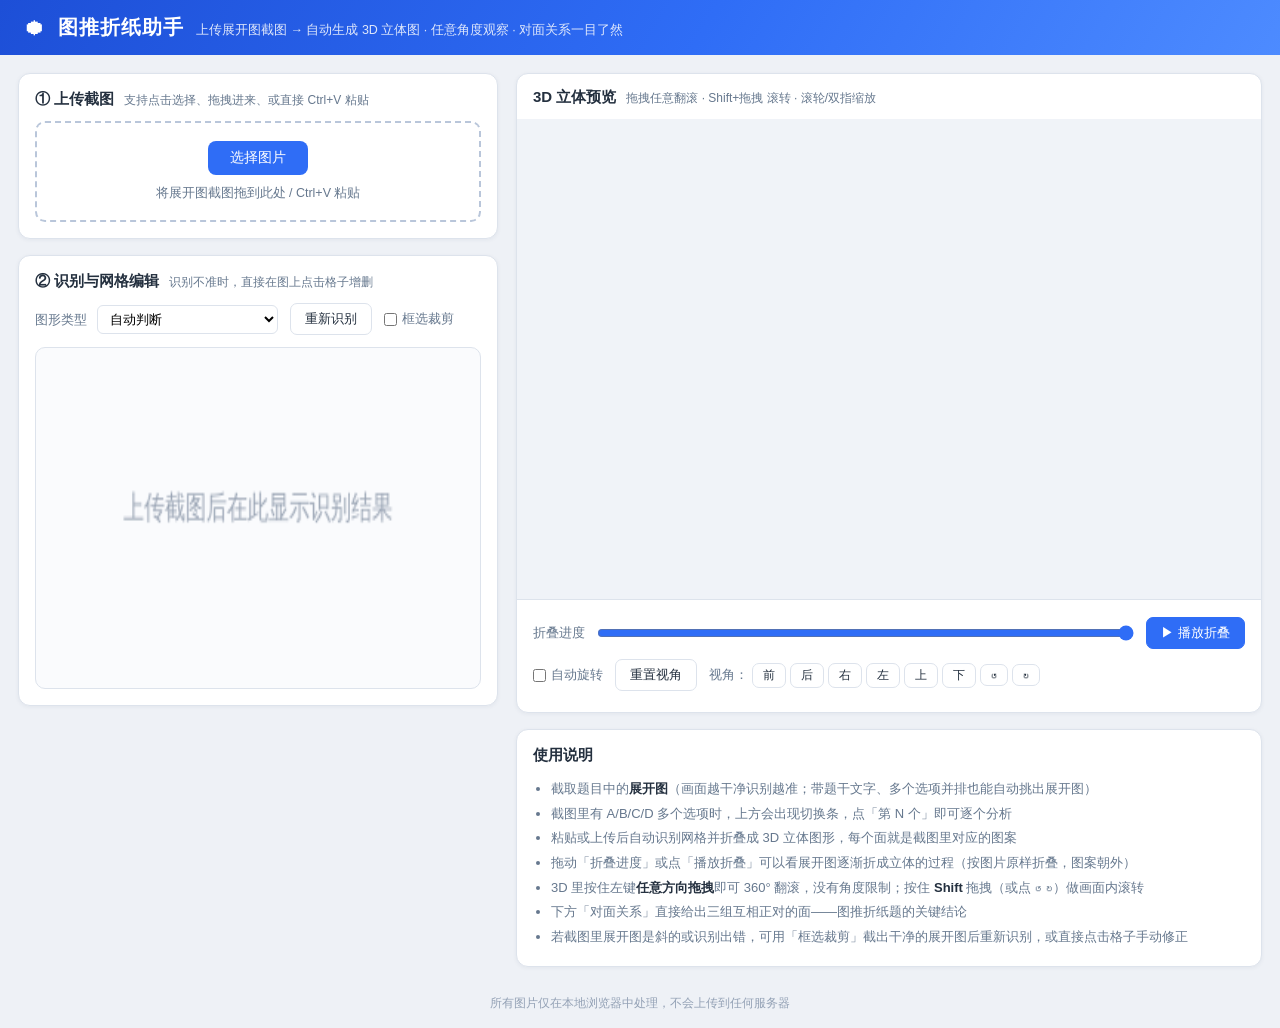
<file: index.html>
<!DOCTYPE html>
<html lang="zh-CN">
<head>
  <meta charset="UTF-8">
  <meta name="viewport" content="width=device-width, initial-scale=1.0">
  <title>图推折纸助手 · 展开图立体预览</title>
  <link rel="stylesheet" href="css/style.css">
</head>
<body>
  <header class="topbar">
    <div class="brand">
      <span class="logo">⬢</span>
      <h1>图推折纸助手</h1>
      <span class="sub">上传展开图截图 → 自动生成 3D 立体图 · 任意角度观察 · 对面关系一目了然</span>
    </div>
  </header>

  <main class="layout">
    <!-- 左列：上传与网格编辑 -->
    <section class="col-left">
      <div class="card">
        <div class="card-title">① 上传截图
          <span class="tip">支持点击选择、拖拽进来、或直接 Ctrl+V 粘贴</span>
        </div>
        <div id="dropZone" class="drop-zone">
          <label class="upload-btn">
            选择图片
            <input type="file" id="fileInput" accept="image/*" hidden>
          </label>
          <div class="drop-hint">将展开图截图拖到此处 / Ctrl+V 粘贴</div>
        </div>
        <div id="detectMsg" class="detect-msg"></div>
      </div>

      <div class="card">
        <div class="card-title">② 识别与网格编辑
          <span class="tip">识别不准时，直接在图上点击格子增删</span>
        </div>
        <div class="toolbar">
          <label>图形类型
            <select id="modeSel">
              <option value="auto" selected>自动判断</option>
              <option value="square">正方体（四边形展开图）</option>
              <option value="tri">四面体（三角形展开图）</option>
            </select>
          </label>
          <button id="redetect" class="btn">重新识别</button>
          <label class="chk"><input type="checkbox" id="cropMode"> 框选裁剪</label>
          <button id="cropApply" class="btn warn" style="display:none">应用裁剪</button>
        </div>
        <div id="figPicker" class="fig-picker" style="display:none"></div>
        <div class="canvas-box">
          <canvas id="netCanvas"></canvas>
        </div>
      </div>

      <div class="card" id="infoPanel" style="display:none">
        <div class="card-title">③ 折叠结果分析</div>
        <div id="validMsg" class="valid-msg"></div>
        <div id="faceList" class="face-list"></div>
        <div id="oppositeBox" class="opposite-box"></div>
      </div>
    </section>

    <!-- 右列：3D 查看 -->
    <section class="col-right">
      <div class="card viewer-card">
        <div class="card-title">3D 立体预览
          <span class="tip">拖拽任意翻滚 · Shift+拖拽 滚转 · 滚轮/双指缩放</span>
        </div>
        <div class="viewer-box">
          <canvas id="view3d"></canvas>
        </div>
        <div class="controls">
          <div class="ctrl-row">
            <span class="ctrl-label">折叠进度</span>
            <input type="range" id="foldSlider" min="0" max="100" value="100">
            <button id="playBtn" class="btn primary">▶ 播放折叠</button>
          </div>
          <div class="ctrl-row">
            <label class="chk"><input type="checkbox" id="autoRotate"> 自动旋转</label>
            <button id="resetView" class="btn">重置视角</button>
            <span class="view-presets">
              视角：
              <button class="btn mini" data-view="0,1.5708">前</button>
              <button class="btn mini" data-view="3.1416,1.5708">后</button>
              <button class="btn mini" data-view="1.5708,1.5708">右</button>
              <button class="btn mini" data-view="-1.5708,1.5708">左</button>
              <button class="btn mini" data-view="0.65,0.25">上</button>
              <button class="btn mini" data-view="0.65,2.89">下</button>
              <button class="btn mini" id="rollLeft">↺</button>
              <button class="btn mini" id="rollRight">↻</button>
            </span>
          </div>
        </div>
      </div>
      <div class="card help-card">
        <div class="card-title">使用说明</div>
        <ul class="help-list">
          <li>截取题目中的<b>展开图</b>（画面越干净识别越准；带题干文字、多个选项并排也能自动挑出展开图）</li>
          <li>截图里有 A/B/C/D 多个选项时，上方会出现切换条，点「第 N 个」即可逐个分析</li>
          <li>粘贴或上传后自动识别网格并折叠成 3D 立体图形，每个面就是截图里对应的图案</li>
          <li>拖动「折叠进度」或点「播放折叠」可以看展开图逐渐折成立体的过程（按图片原样折叠，图案朝外）</li>
          <li>3D 里按住左键<b>任意方向拖拽</b>即可 360° 翻滚，没有角度限制；按住 <b>Shift</b> 拖拽（或点 ↺ ↻）做画面内滚转</li>
          <li>下方「对面关系」直接给出三组互相正对的面——图推折纸题的关键结论</li>
          <li>若截图里展开图是斜的或识别出错，可用「框选裁剪」截出干净的展开图后重新识别，或直接点击格子手动修正</li>
        </ul>
      </div>
    </section>
  </main>

  <footer class="footer">所有图片仅在本地浏览器中处理，不会上传到任何服务器</footer>

  <script src="js/three.min.js"></script>
  <script src="js/mathx.js"></script>
  <script src="js/detect.js"></script>
  <script src="js/fold.js"></script>
  <script src="js/editor.js"></script>
  <script src="js/viewer3d.js"></script>
  <script src="js/app.js"></script>
</body>
</html>
</file>
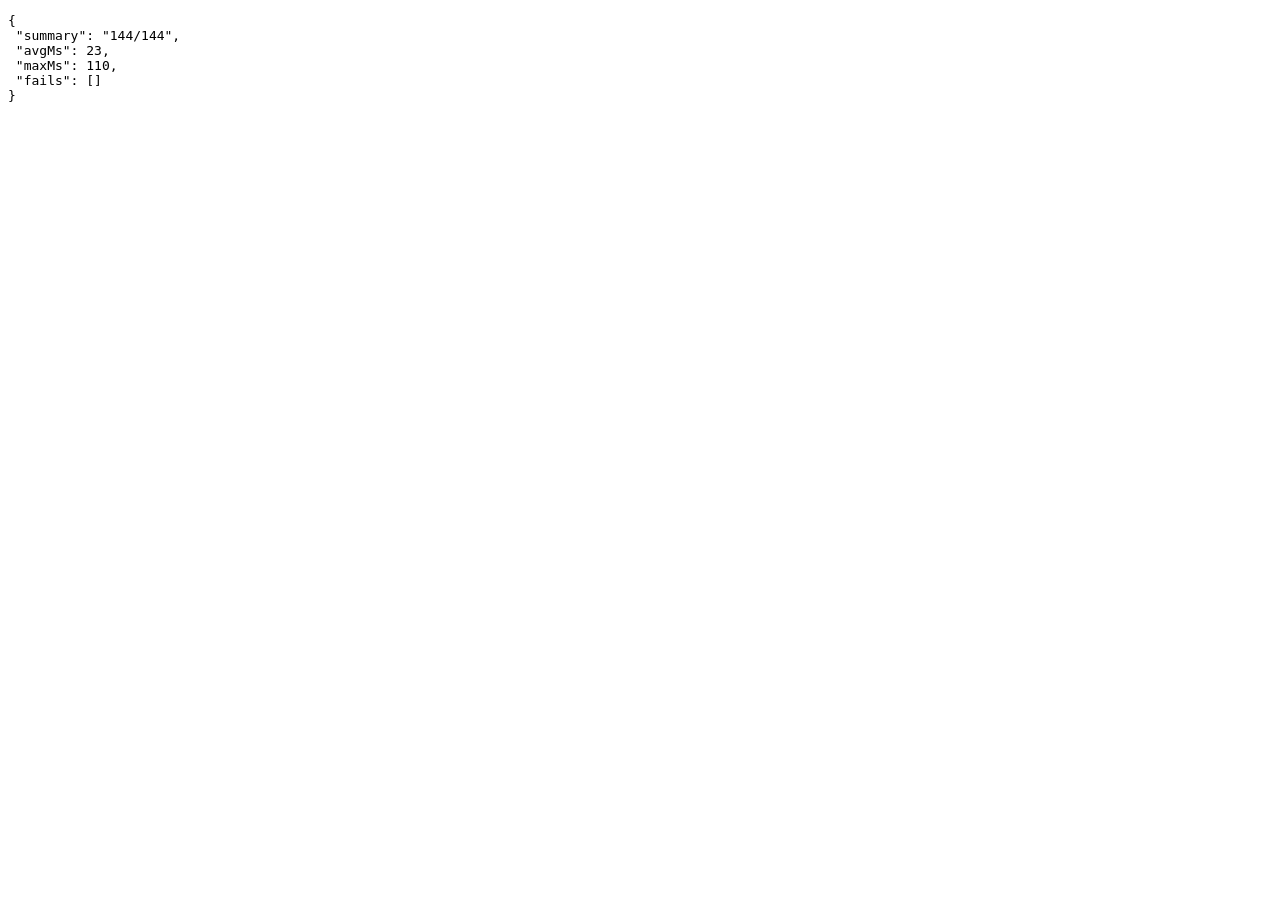
<file: test/bench-page.html>
<!DOCTYPE html>
<html lang="zh">
<head><meta charset="utf-8"><title>bench</title></head>
<body>
<pre id="out">pending</pre>
<script src="../js/mathx.js"></script>
<script src="../js/detect.js"></script>
<script src="../js/fold.js"></script>
<script>
fetch('bench.js').then(r => r.text()).then(t => {
  try {
    const res = eval(t);
    document.getElementById('out').textContent = typeof res === 'string' ? res : JSON.stringify(res);
  } catch (e) {
    document.getElementById('out').textContent = 'ERR ' + e.message + '\n' + e.stack;
  }
}).catch(e => { document.getElementById('out').textContent = 'FETCH ERR ' + e.message; });
</script>
</body>
</html>
</file>
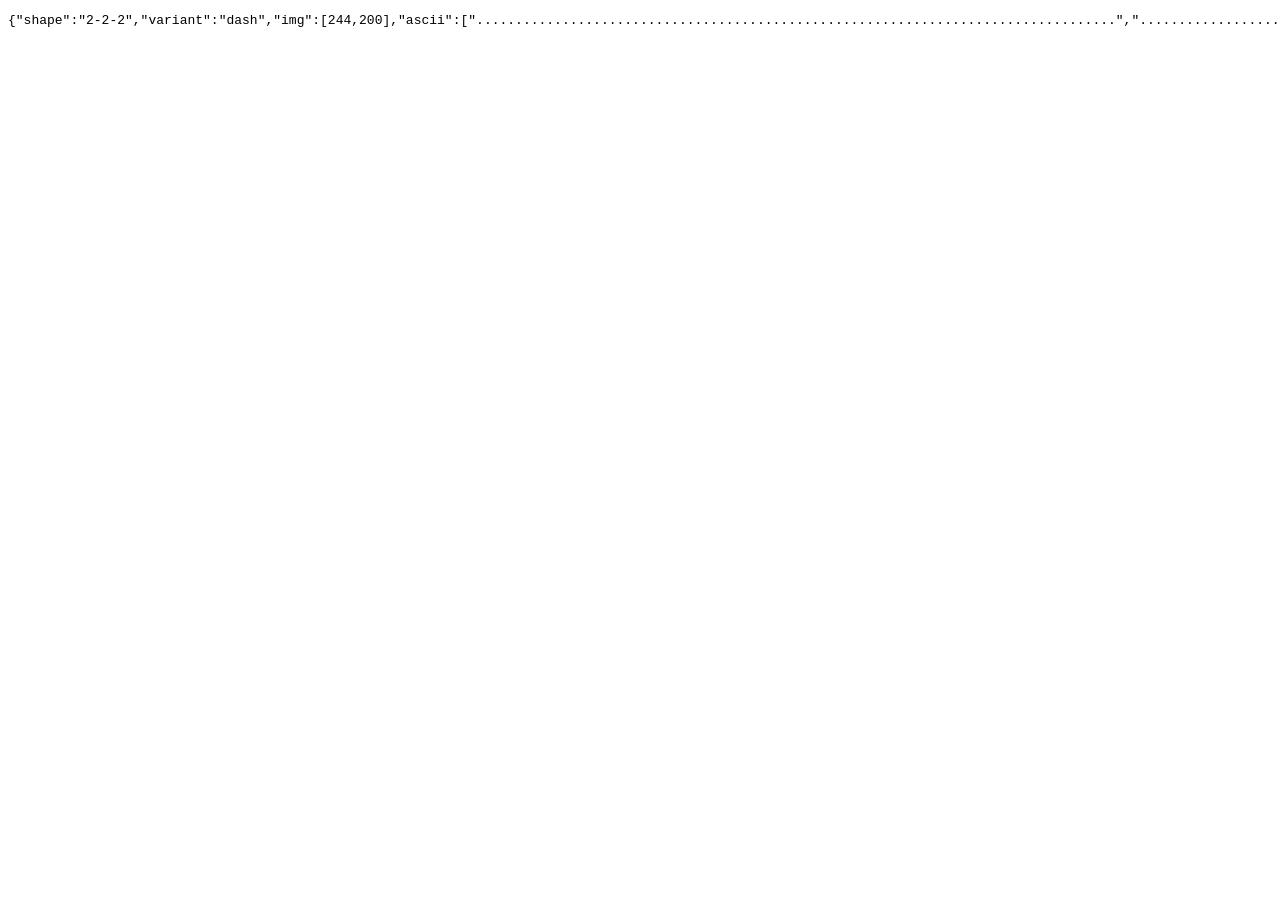
<file: test/diag-page.html>
<!DOCTYPE html>
<html lang="zh">
<head><meta charset="utf-8"><title>diag</title></head>
<body>
<pre id="out">pending</pre>
<script src="../js/mathx.js"></script>
<script src="../js/detect.js"></script>
<script src="../js/fold.js"></script>
<script>
(async function () {
  const p = (f) => fetch(f).then(r => r.text()).then(t => eval(t));
  try {
    const _ = await p('bench.js');
    const res = await p('diag.js');
    document.getElementById('out').textContent = typeof res === 'string' ? res : JSON.stringify(res);
  } catch (e) {
    document.getElementById('out').textContent = 'ERR ' + e.message + '\n' + e.stack;
  }
})();
</script>
</body>
</html>
</file>
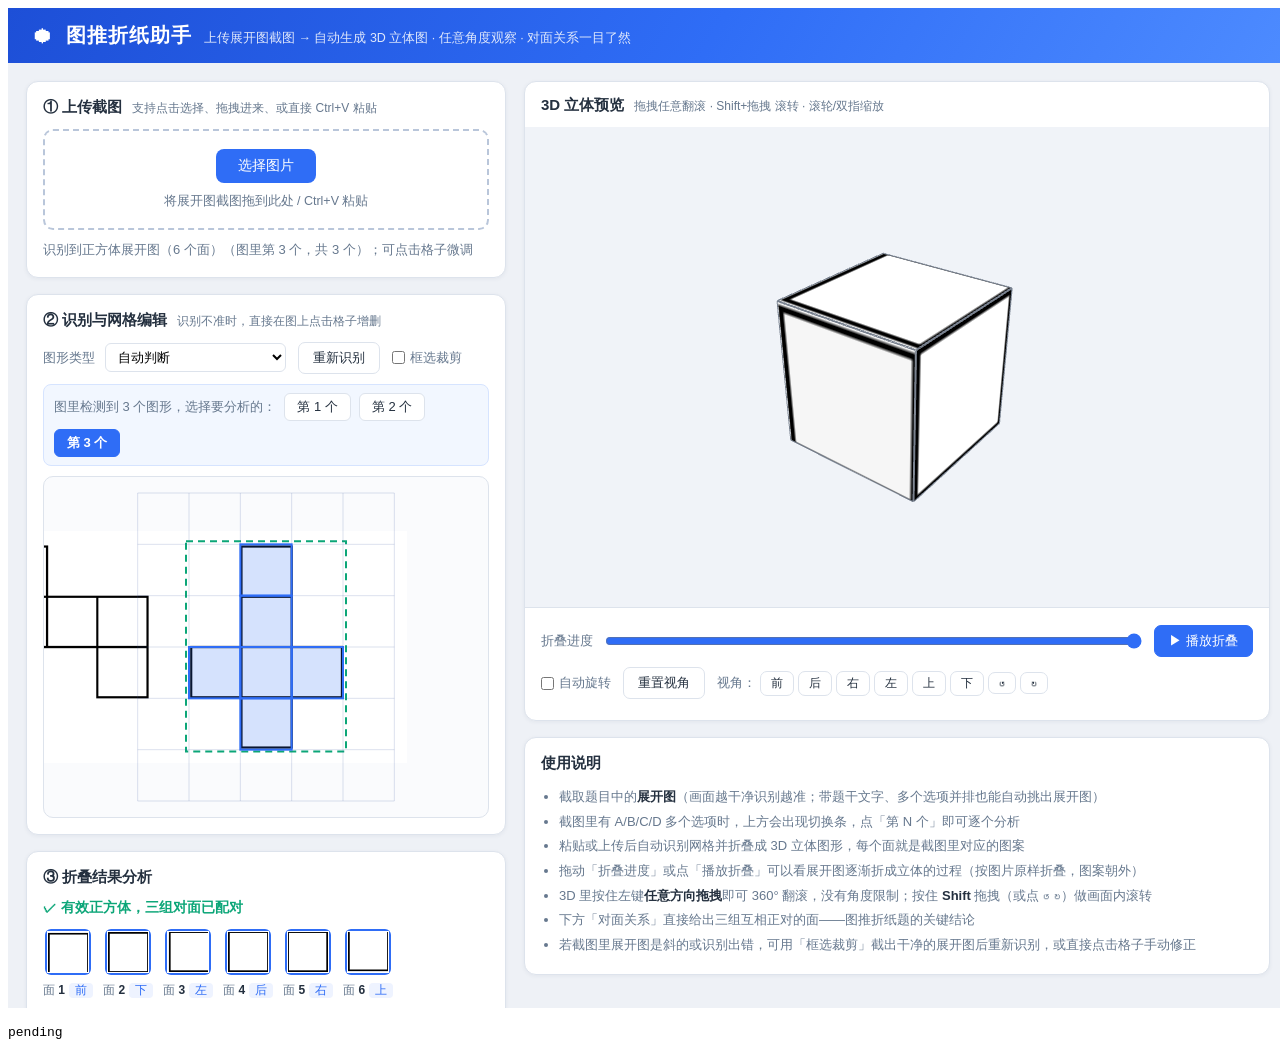
<file: test/uitest.html>
<!DOCTYPE html>
<html lang="zh">
<head><meta charset="utf-8"><title>uitest</title></head>
<body>
<iframe id="f" src="../index.html" style="width:1280px;height:1000px;border:0"></iframe>
<pre id="out">pending</pre>
<script>
const q = new URLSearchParams(location.search);
const MODE = q.get('mode') || 'multi';     // multi | single | tetra
const log = [];
const out = document.getElementById('out');
const f = document.getElementById('f');

function drawNets(list, s, gap, bg) {
  const pad = 14;
  let maxR = 0, maxC = 0;
  for (const cells of list) for (const [r, c] of cells) { maxR = Math.max(maxR, r); maxC = Math.max(maxC, c); }
  const W = list.length * ((maxC + 1) * s) + (list.length - 1) * gap + pad * 2;
  const H = (maxR + 1) * s + pad * 2;
  const cv = document.createElement('canvas');
  cv.width = W; cv.height = H;
  const ctx = cv.getContext('2d');
  ctx.fillStyle = bg || '#fff'; ctx.fillRect(0, 0, W, H);
  ctx.strokeStyle = '#000'; ctx.lineWidth = 2; ctx.lineJoin = 'miter';
  list.forEach((cells, k) => {
    const ox = pad + k * ((maxC + 1) * s + gap), oy = pad;
    for (const [r, c] of cells) ctx.strokeRect(ox + c * s, oy + r * s, s, s);
  });
  return cv;
}

function drawTetra(s) {
  const h = s * Math.sqrt(3) / 2;
  const W = Math.round(2 * s + 40), H = Math.round(2 * h + 40);
  const cv = document.createElement('canvas'); cv.width = W; cv.height = H;
  const ctx = cv.getContext('2d');
  ctx.fillStyle = '#fff'; ctx.fillRect(0, 0, W, H);
  ctx.strokeStyle = '#000'; ctx.lineWidth = 2; ctx.lineJoin = 'round';
  const O = [20, 20];
  const P = (i, j) => [O[0] + i * s + j * s / 2, O[1] + j * h];
  const line = (a, b) => { ctx.beginPath(); ctx.moveTo(a[0], a[1]); ctx.lineTo(b[0], b[1]); ctx.stroke(); };
  line(P(0, 0), P(2, 0)); line(P(2, 0), P(0, 2)); line(P(0, 2), P(0, 0));
  line(P(1, 0), P(0, 1)); line(P(1, 0), P(1, 1)); line(P(0, 1), P(1, 1));
  return cv;
}

const wait = (ms) => new Promise(r => setTimeout(r, ms));

f.onload = async () => {
  try {
    await wait(400);
    const w = f.contentWindow;
    let cv;
    if (MODE === 'multi') {
      cv = drawNets([
        [[0,1],[1,0],[1,1],[1,2],[1,3],[2,1]],          // 十字
        [[0,0],[0,1],[1,1],[1,2],[1,3],[2,3]],          // 2-3-1
        [[0,1],[1,1],[2,0],[2,1],[2,2],[3,1]]           // T 型
      ], 46, 40);
    } else if (MODE === 'tetra') {
      cv = drawTetra(70);
    } else {
      cv = drawNets([[[0,1],[1,0],[1,1],[1,2],[1,3],[2,1]]], 46, 40);
    }
    w.__app.loadURL(cv.toDataURL());
    await wait(1200);
    const doc = w.document;
    const picker = doc.getElementById('figPicker');
    const btns = [...picker.querySelectorAll('.fp-btn')].map(b => b.textContent);
    log.push('pickerVisible=' + (picker.style.display !== 'none') + ' btns=' + JSON.stringify(btns));
    log.push('msg=' + doc.getElementById('detectMsg').textContent);
    log.push('valid=' + doc.getElementById('validMsg').textContent);
    log.push('faces=' + doc.getElementById('faceList').children.length);
    log.push('oppRows=' + doc.getElementById('oppositeBox').querySelectorAll('.opp-row').length);

    /* 逐个切换图形，检查每个都能成立 */
    const all = [...picker.querySelectorAll('.fp-btn')];
    for (let i = 0; i < all.length; i++) {
      all[i].click();
      await wait(250);
      log.push('fig' + (i + 1) + ': ' + doc.getElementById('validMsg').textContent +
        ' faces=' + doc.getElementById('faceList').children.length);
    }
    out.textContent = log.join('\n');
  } catch (e) {
    out.textContent = 'ERR ' + e.message + '\n' + e.stack;
  }
};
</script>
</body>
</html>
</file>
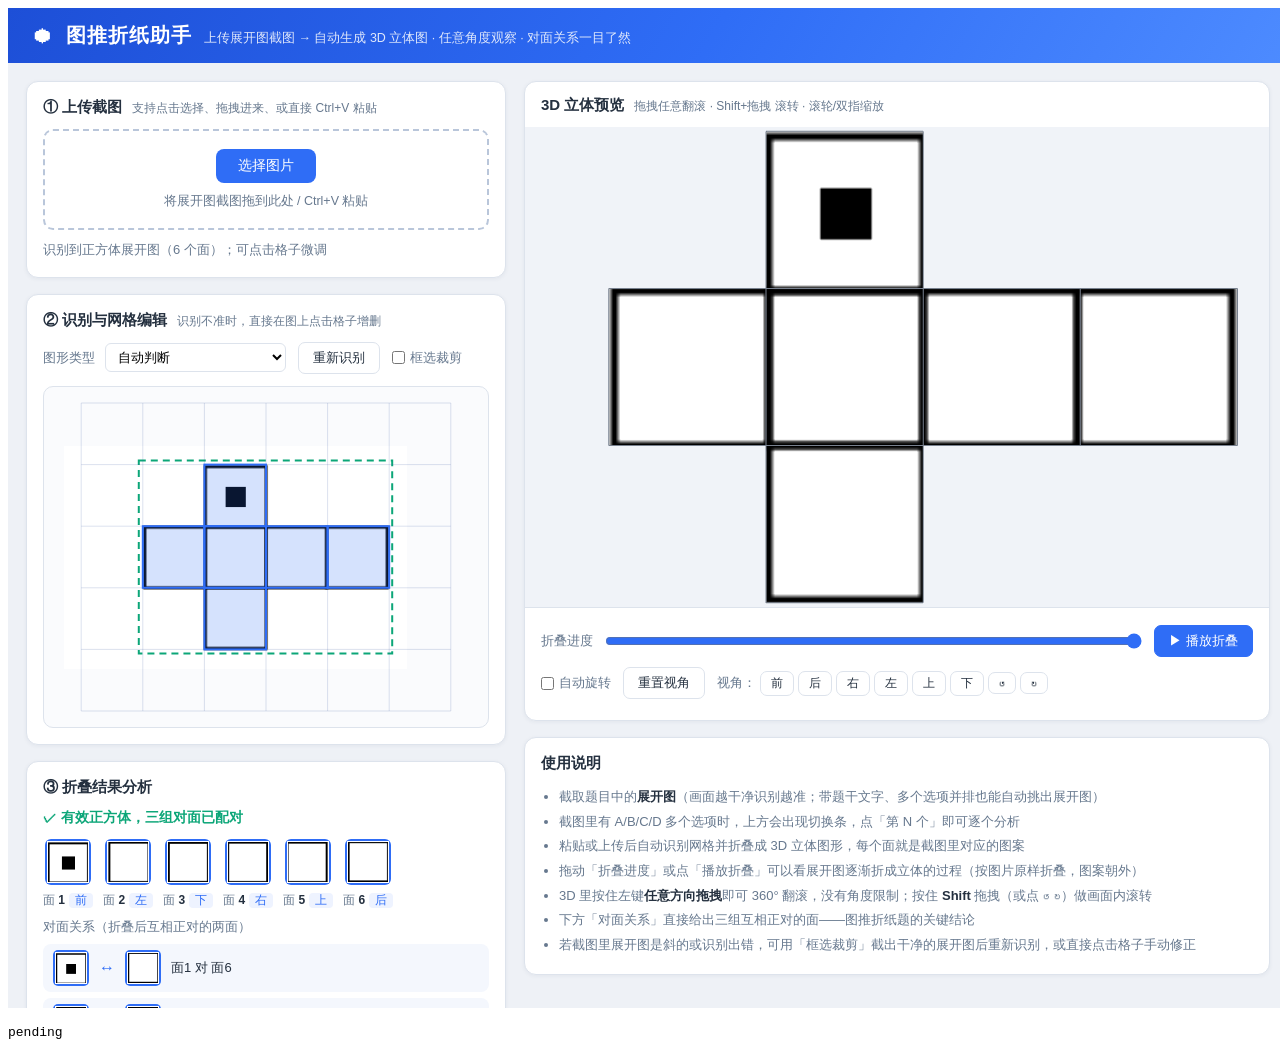
<file: test/uitest2.html>
<!DOCTYPE html>
<html lang="zh">
<head><meta charset="utf-8"><title>uitest2 · 折叠朝向与旋转自由度</title></head>
<body>
<iframe id="f" src="../index.html" style="width:1280px;height:1000px;border:0"></iframe>
<pre id="out">pending</pre>
<script>
const log = [];
const out = document.getElementById('out');
const f = document.getElementById('f');
const wait = (ms) => new Promise(r => setTimeout(r, ms));

/* 画一个 1-4-1 十字展开图，并在最上面那格画一个实心方块做「方位标记」 */
function makeImg() {
  const s = 60, pad = 20;
  const cells = [[0, 1], [1, 0], [1, 1], [1, 2], [1, 3], [2, 1]];
  const W = 4 * s + pad * 2 + s, H = 3 * s + pad * 2;
  const cv = document.createElement('canvas');
  cv.width = W; cv.height = H;
  const ctx = cv.getContext('2d');
  ctx.fillStyle = '#fff'; ctx.fillRect(0, 0, W, H);
  ctx.strokeStyle = '#000'; ctx.lineWidth = 3; ctx.lineJoin = 'miter';
  const x0 = pad + s, y0 = pad;
  for (const [r, c] of cells) ctx.strokeRect(x0 + c * s, y0 + r * s, s, s);
  /* 最上面那格（0,1）中心画实心方块 */
  ctx.fillStyle = '#000';
  ctx.fillRect(x0 + 1 * s + s / 2 - 10, y0 + 0 * s + s / 2 - 10, 20, 20);
  return cv;
}

/* 把世界坐标点投影到屏幕（NDC） */
function project(w, p) {
  const v = new w.THREE.Vector3(p[0], p[1], p[2]);
  const viewer = w.__app.viewer;
  v.applyMatrix4(viewer.group.matrixWorld);
  v.project(viewer.camera);
  return [v.x, v.y];   // NDC: x 右正, y 上正
}

f.onload = async () => {
  try {
    await wait(400);
    const w = f.contentWindow;
    const doc = w.document;
    w.__app.loadURL(makeImg().toDataURL());
    await wait(1200);
    const viewer = w.__app.viewer;
    log.push('valid=' + doc.getElementById('validMsg').textContent);

    /* ---- A. 平铺状态（t=0）：图形在 3D 里的上下左右必须与图片一致 ---- */
    w.__app.state && (w.__app.state.net) && viewer.setT(0);
    await wait(120);
    viewer.setView(0, Math.PI / 2);      // 正对 XY 平面：屏幕右=+X，屏幕上=+Y
    w.THREE && viewer.group.updateMatrixWorld(true);
    await wait(120);

    const res0 = w.Fold.foldNet(w.__app.state.net, 0);
    const mc = res0.meanCenter;
    /* 找带标记的那面（图像最上面那格 = poly2d 中心 y 最小） */
    const cy2 = (f2) => f2.poly2d.reduce((s, p) => s + p[1], 0) / f2.poly2d.length;
    const cx2 = (f2) => f2.poly2d.reduce((s, p) => s + p[0], 0) / f2.poly2d.length;
    const topFace = res0.faces.reduce((a, b) => (cy2(a) < cy2(b) ? a : b));
    const botFace = res0.faces.reduce((a, b) => (cy2(a) > cy2(b) ? a : b));
    const pTop = project(w, [
      topFace.center[0] - mc[0], topFace.center[1] - mc[1], topFace.center[2] - mc[2]]);
    const pBot = project(w, [
      botFace.center[0] - mc[0], botFace.center[1] - mc[1], botFace.center[2] - mc[2]]);
    log.push('图上最上一格 -> 屏幕 y=' + pTop[1].toFixed(3) +
             ' / 最下一格 -> 屏幕 y=' + pBot[1].toFixed(3) +
             '  => ' + (pTop[1] > pBot[1] ? '✓ 与图片一致' : '✗ 上下颠倒'));
    /* 左右：图像最左那格应在屏幕左边 */
    const leftFace = res0.faces.reduce((a, b) => (cx2(a) < cx2(b) ? a : b));
    const rightFace = res0.faces.reduce((a, b) => (cx2(a) > cx2(b) ? a : b));
    const pL = project(w, [leftFace.center[0] - mc[0], leftFace.center[1] - mc[1], leftFace.center[2] - mc[2]]);
    const pR = project(w, [rightFace.center[0] - mc[0], rightFace.center[1] - mc[1], rightFace.center[2] - mc[2]]);
    log.push('图上最左一格 -> 屏幕 x=' + pL[0].toFixed(3) +
             ' / 最右一格 -> 屏幕 x=' + pR[0].toFixed(3) +
             '  => ' + (pL[0] < pR[0] ? '✓ 与图片一致' : '✗ 左右镜像'));

    /* ---- B. 旋转自由度：能不能翻到「倒过来」以及滚转 ---- */
    const q0 = viewer.quat.clone();
    const drag = (dx, dy, shift) => {
      const cv = viewer.canvas;
      const mk = (type, x, y) => new w.PointerEvent(type, {
        clientX: x, clientY: y, bubbles: true, pointerId: 1, button: 0, buttons: 1,
        shiftKey: !!shift
      });
      cv.dispatchEvent(mk('pointerdown', 300, 300));
      let x = 300, y = 300;
      for (let i = 1; i <= 10; i++) {
        x += dx / 10; y += dy / 10;
        cv.dispatchEvent(mk('pointermove', x, y));
      }
      cv.dispatchEvent(mk('pointerup', x, y));
    };
    /* 判据 1：垂直方向能连转整整一圈并回到原点。
     * 旧版 phi 被夹在 [0.05, π-0.05]，狂拖只会卡在边界，绝不可能回到起点。 */
    viewer.setView(0, Math.PI / 2);
    const qStart = viewer.quat.clone();
    drag(0, 2 * Math.PI / 0.009, false);    // 正好 360°
    const back = qStart.angleTo(viewer.quat) * 180 / Math.PI;
    log.push('垂直狂拖整 360° 后与原朝向夹角=' + back.toFixed(1) + '°  => ' +
             (back < 8 ? '✓ 无角度限制，能连翻一圈' : '✗ 被夹住了'));

    /* 判据 2：滚转——旧版相机 up 恒为 +Y，世界 +Y 在屏幕上永远是竖直的；
     * 新版 Shift 拖拽后它应当明显倾斜。 */
    viewer.setView(0, Math.PI / 2);
    const upDir = () => new w.THREE.Vector3(0, 1, 0)
      .applyQuaternion(viewer.group.quaternion).normalize();
    const up0 = upDir();
    log.push('滚转前 世界上方 在屏幕上的方向=(' + up0.x.toFixed(2) + ',' + up0.y.toFixed(2) + ')（竖直）');
    drag(Math.PI / 2 / 0.006, 0, true);      // Shift+水平拖 ≈ 90° 滚转
    const up1 = upDir();
    log.push('滚转后 世界上方 在屏幕上的方向=(' + up1.x.toFixed(2) + ',' + up1.y.toFixed(2) + ')  => ' +
             (Math.abs(up1.x) > 0.7 ? '✓ 画面内可自由滚转（旧版做不到）' : '✗ 滚转无效'));

    /* 判据 3：任意组合拖拽后仍能回到预设视角 */
    drag(500, 300, false);
    drag(200, 0, true);
    viewer.resetView();
    const dReset = new w.THREE.Quaternion().setFromAxisAngle(new w.THREE.Vector3(0, 1, 0), -0.65)
      .premultiply(new w.THREE.Quaternion().setFromAxisAngle(new w.THREE.Vector3(1, 0, 0), Math.PI / 2 - 1.05))
      .angleTo(viewer.quat) * 180 / Math.PI;
    log.push('乱拖后 resetView 与默认视角夹角=' + dReset.toFixed(1) + '°  => ' +
             (dReset < 2 ? '✓ 可复位' : '✗'));

    /* 收尾：摆成「平铺 + 正对镜头」，方便截图对比原图 */
    viewer.setT(0);
    viewer.setView(0, Math.PI / 2);
    await wait(200);
    out.textContent = log.join('\n');
  } catch (e) {
    out.textContent = 'ERR ' + e.message + '\n' + e.stack + '\n' + log.join('\n');
  }
};
</script>
</body>
</html>
</file>
<file: css/style.css>
* { box-sizing: border-box; margin: 0; padding: 0; }

:root {
  --primary: #2f6df6;
  --primary-dark: #1d4fd7;
  --bg: #eef1f6;
  --card: #ffffff;
  --border: #dde3ec;
  --text: #24303f;
  --text-light: #66788e;
  --ok: #0ca678;
  --bad: #e5484d;
}

body {
  font-family: "PingFang SC", "Microsoft YaHei", "Segoe UI", sans-serif;
  background: var(--bg);
  color: var(--text);
  min-height: 100vh;
  display: flex;
  flex-direction: column;
}

.topbar {
  background: linear-gradient(120deg, #1d4fd7, #2f6df6 55%, #4d8bff);
  color: #fff;
  padding: 14px 24px;
}
.brand { display: flex; align-items: baseline; gap: 12px; flex-wrap: wrap; }
.logo { font-size: 22px; }
.brand h1 { font-size: 20px; font-weight: 600; letter-spacing: 1px; }
.brand .sub { font-size: 12.5px; opacity: .85; }

.layout {
  flex: 1;
  display: grid;
  grid-template-columns: minmax(380px, 480px) minmax(420px, 1fr);
  gap: 18px;
  padding: 18px;
  align-items: start;
}
@media (max-width: 980px) { .layout { grid-template-columns: 1fr; } }

.card {
  background: var(--card);
  border: 1px solid var(--border);
  border-radius: 12px;
  padding: 16px;
  box-shadow: 0 1px 4px rgba(30, 50, 90, 0.06);
  & + .card { margin-top: 16px; }
}

.card-title {
  font-size: 15px;
  font-weight: 600;
  margin-bottom: 12px;
  display: flex;
  align-items: baseline;
  gap: 10px;
  flex-wrap: wrap;
}
.card-title .tip { font-size: 12px; color: var(--text-light); font-weight: 400; }

/* 上传区 */
.drop-zone {
  border: 2px dashed #b9c6da;
  border-radius: 10px;
  padding: 18px;
  text-align: center;
  transition: border-color .15s, background .15s;
}
.drop-zone.over { border-color: var(--primary); background: #f0f5ff; }
.upload-btn {
  display: inline-block;
  background: var(--primary);
  color: #fff;
  padding: 8px 22px;
  border-radius: 8px;
  cursor: pointer;
  font-size: 14px;
  transition: background .15s;
}
.upload-btn:hover { background: var(--primary-dark); }
.drop-hint { margin-top: 10px; font-size: 12.5px; color: var(--text-light); }

.detect-msg {
  margin-top: 10px;
  font-size: 13px;
  line-height: 1.6;
  color: var(--text-light);
  display: none;
}
.detect-msg:empty { display: none; }
.detect-msg:not(:empty) { display: block; }
.detect-msg.warn { color: #b45309; }

/* 工具栏 */
.toolbar {
  display: flex;
  align-items: center;
  gap: 12px;
  flex-wrap: wrap;
  margin-bottom: 12px;
  font-size: 13px;
}
.toolbar label { color: var(--text-light); }
.toolbar select {
  margin-left: 6px;
  padding: 5px 8px;
  border: 1px solid var(--border);
  border-radius: 6px;
  background: #fff;
  font-size: 13px;
}

.btn {
  border: 1px solid var(--border);
  background: #fff;
  color: var(--text);
  padding: 6px 14px;
  border-radius: 7px;
  font-size: 13px;
  cursor: pointer;
  transition: all .15s;
}
.btn:hover { border-color: var(--primary); color: var(--primary); }
.btn.primary { background: var(--primary); border-color: var(--primary); color: #fff; }
.btn.primary:hover { background: var(--primary-dark); }
.btn.warn { background: #fff3e3; border-color: #f0b46a; color: #b45309; }
.btn.mini { padding: 3px 10px; font-size: 12px; }

.chk { display: inline-flex; align-items: center; gap: 5px; cursor: pointer; color: var(--text-light); }

/* 一图多形（选项 A/B/C/D）切换条 */
.fig-picker {
  display: flex;
  align-items: center;
  gap: 8px;
  flex-wrap: wrap;
  margin: -2px 0 10px;
  padding: 8px 10px;
  background: #f2f7ff;
  border: 1px solid #d6e4ff;
  border-radius: 8px;
  font-size: 13px;
}
.fig-picker .fp-title { color: var(--text-light); }
.fig-picker .fp-btn {
  border: 1px solid var(--border);
  background: #fff;
  color: var(--text);
  padding: 4px 12px;
  border-radius: 6px;
  font-size: 13px;
  cursor: pointer;
}
.fig-picker .fp-btn:hover { border-color: var(--primary); color: var(--primary); }
.fig-picker .fp-btn.on {
  background: var(--primary);
  border-color: var(--primary);
  color: #fff;
  font-weight: 600;
}
.fig-picker .fp-btn .bad {
  font-size: 11px;
  opacity: .75;
  margin-left: 4px;
}

.canvas-box {
  border: 1px solid var(--border);
  border-radius: 10px;
  overflow: hidden;
  background: #fafbfd;
}
#netCanvas { display: block; width: 100%; height: 340px; }

/* 结果面板 */
.valid-msg { font-size: 13.5px; margin-bottom: 12px; font-weight: 600; }
.valid-msg.ok { color: var(--ok); }
.valid-msg.bad { color: var(--bad); }

.face-list { display: flex; flex-wrap: wrap; gap: 10px; margin-bottom: 6px; }
.face-item { text-align: center; }
.face-label { font-size: 12px; color: var(--text-light); margin-top: 3px; }
.face-label b { color: var(--text); }
.face-label .dir {
  display: inline-block;
  margin-left: 4px;
  padding: 0 6px;
  background: #eef3ff;
  color: var(--primary);
  border-radius: 4px;
  font-size: 11.5px;
}
.thumb {
  display: block;
  border-radius: 6px;
  background: #fff;
  image-rendering: auto;
}
.thumb.sm { border-radius: 5px; }

.opposite-box { margin-top: 10px; }
.opp-title { font-size: 12.5px; color: var(--text-light); margin-bottom: 8px; }
.opp-row {
  display: flex;
  align-items: center;
  gap: 10px;
  padding: 6px 10px;
  background: #f4f7fd;
  border-radius: 8px;
  margin-bottom: 6px;
}
.opp-row span:first-of-type { font-size: 16px; color: var(--primary); font-weight: 600; }
.opp-txt { font-size: 13px; color: var(--text); }

/* 3D 查看器 */
.viewer-card { padding: 0; overflow: hidden; }
.viewer-card .card-title { padding: 14px 16px 0; }
.viewer-box { position: relative; height: 480px; }
#view3d { display: block; width: 100%; height: 100%; }

.controls { padding: 12px 16px 16px; border-top: 1px solid var(--border); }
.ctrl-row {
  display: flex;
  align-items: center;
  gap: 12px;
  flex-wrap: wrap;
  padding: 5px 0;
  font-size: 13px;
}
.ctrl-label { color: var(--text-light); }
#foldSlider { flex: 1; min-width: 140px; accent-color: var(--primary); }
.view-presets { display: inline-flex; align-items: center; gap: 4px; color: var(--text-light); }

/* 帮助 */
.help-list { padding-left: 18px; font-size: 13px; color: var(--text-light); line-height: 1.9; }
.help-list b { color: var(--text); }

.footer {
  text-align: center;
  font-size: 12px;
  color: #93a1b5;
  padding: 10px 0 16px;
}
</file>
